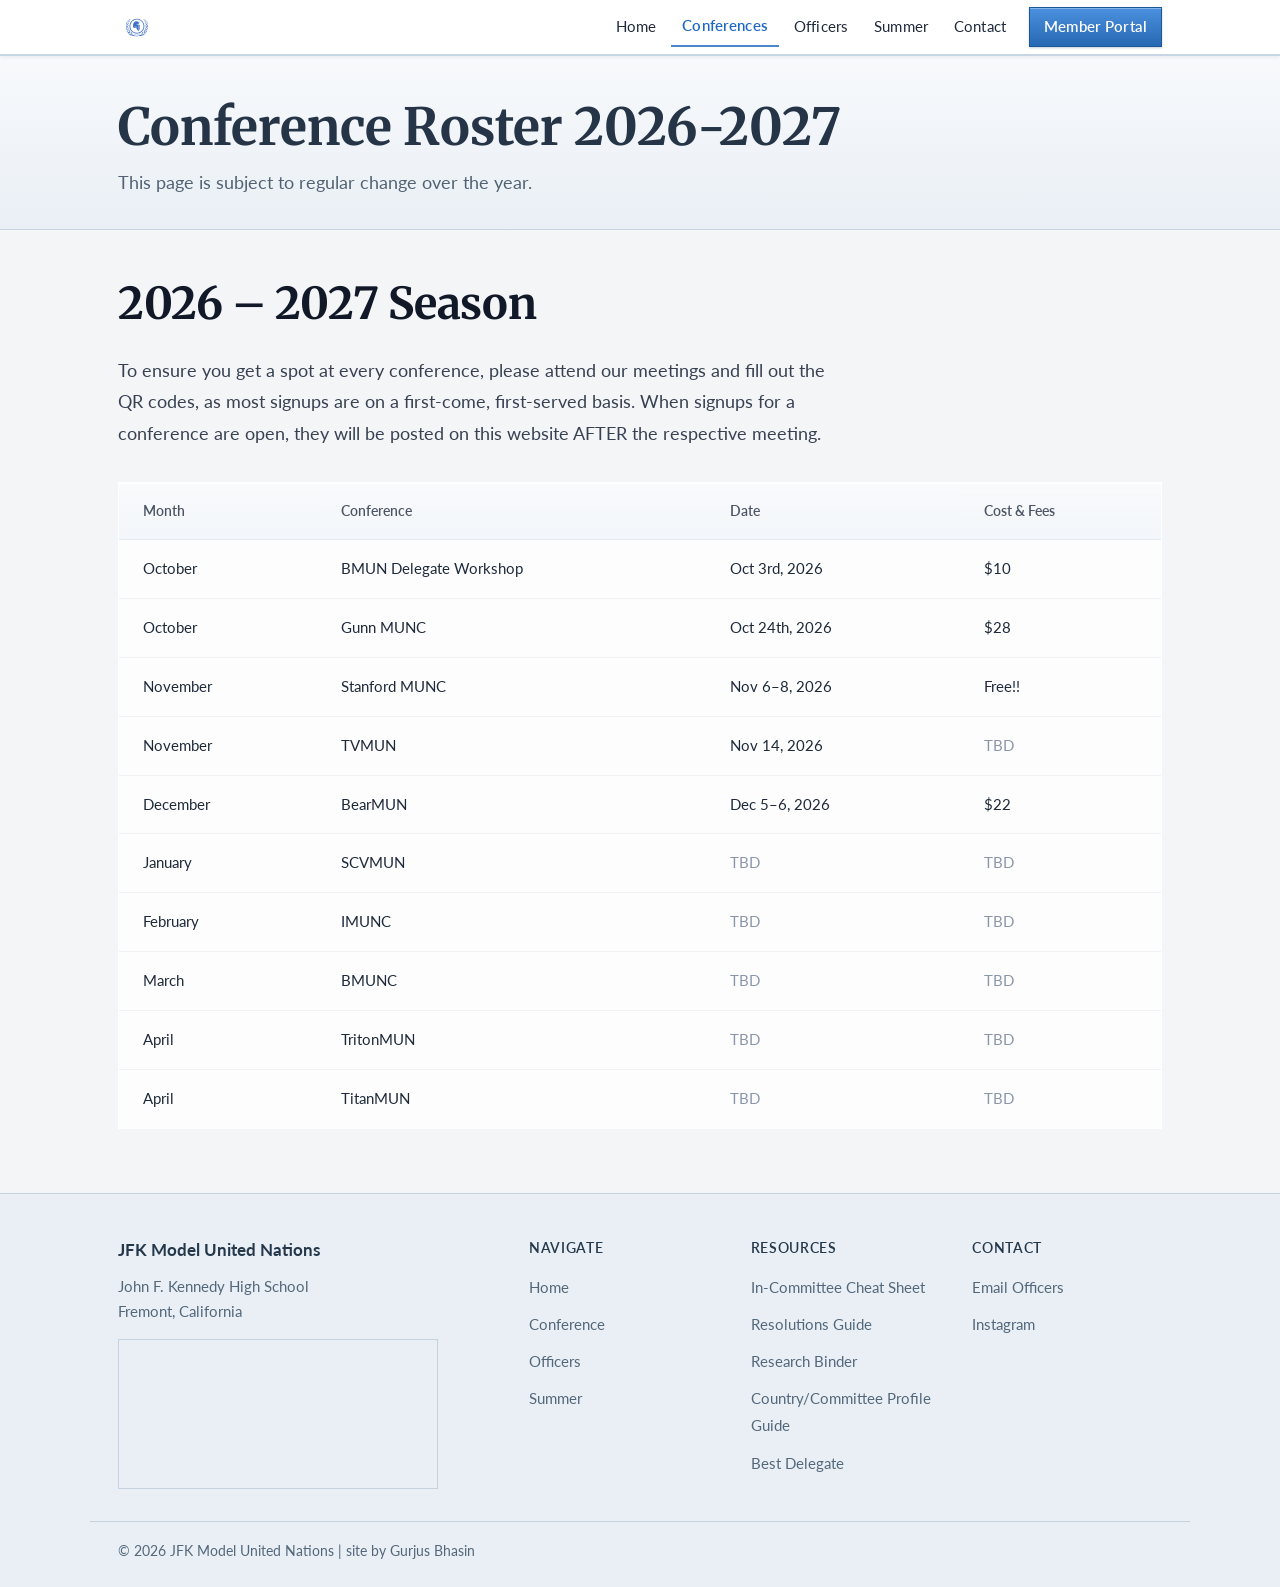
<file: conferences.html>
<!doctype html>
<html lang="en">
    <head>
        <meta charset="UTF-8" />
        <meta name="viewport" content="width=device-width, initial-scale=1.0" />
        <title>Conferences | JFK Model United Nations</title>
        <link rel="preconnect" href="https://fonts.googleapis.com" />
        <link rel="preconnect" href="https://fonts.gstatic.com" crossorigin />
        <link
            href="https://fonts.googleapis.com/css2?family=Lato:wght@400;700&family=Merriweather:wght@400;700&display=swap"
            rel="stylesheet"
        />
        <link rel="stylesheet" href="style.css?v=20261113" />
        <link rel="icon" type="image/svg+xml" href="logo.svg" />
    <link rel="stylesheet" href="theme.css?v=20261113-10"></head>
    <body>
        <nav id="navbar">
            <div class="nav-inner">
                <a href="index.html" class="nav-logo">
                    <img
                        src="logo.svg"
                        alt="JFK MUN Logo"
                        width="44"
                        height="44"
                    />
                </a>
                <button class="nav-toggle" aria-label="Toggle navigation">
                    <span></span>
                    <span></span>
                    <span></span>
                </button>
                <ul class="nav-links">
                    <li><a href="index.html">Home</a></li>
                    <li>
                        <a href="conferences.html" class="active">Conferences</a>
                    </li>
                    <li><a href="officers.html">Officers</a></li>
                    <li><a href="summer-program.html">Summer</a></li>
                    <li><a href="signup.html">Contact</a></li>
                <li><a href="portal.html" class="nav-cta">Member Portal</a></li>
                </ul>
            </div>
        </nav>

        <header class="page-header">
            <div class="page-header-inner reveal">
                <h1 class="page-header-title">Conference Roster 2026-2027</h1>
                <p class="page-header-desc">This page is subject to regular change over the year.</p>
            </div>
        </header>

        <section style="padding: 64px 0 96px;">
            <div class="section-wrap">
                <div class="reveal">
                    <h2 class="section-title">2026 – 2027 Season</h2>
                    <p class="section-body">
                        To ensure you get a spot at every conference, please attend our meetings and fill out the QR codes, as most signups are on a first-come, first-served basis. When signups for a conference are open, they will be posted on this website AFTER the respective meeting.
                    </p>
                    <div class="table-wrap">
                        <table>
                            <thead>
                                <tr>
                                    <th>Month</th>
                                    <th>Conference</th>
                                    <th>Date</th>
                                    <th>Cost & Fees</th>
                                </tr>
                            </thead>
                            <tbody>
                                <tr>
                                    <td>October</td>
                                    <td>BMUN Delegate Workshop</td>
                                    <td>Oct 3rd, 2026</td>
                                    <td>$10</td>
                                </tr>
                                <tr>
                                    <td>October</td>
                                    <td>Gunn MUNC</td>
                                    <td>Oct 24th, 2026</td>
                                    <td>$28</td>
                                </tr>
                                <tr>
                                    <td>November</td>
                                    <td>Stanford MUNC</td>
                                    <td>Nov 6–8, 2026</td>
                                    <td>Free!!</td>
                                </tr>
                                <tr>
                                    <td>November</td>
                                    <td>TVMUN</td>
                                    <td>Nov 14, 2026</td>
                                    <td><span class="muted">TBD</span></td>
                                </tr>
                                <tr>
                                    <td>December</td>
                                    <td>BearMUN</td>
                                    <td>Dec 5–6, 2026</td>
                                    <td>$22</td>
                                </tr>
                                <tr>
                                    <td>January</td>
                                    <td>SCVMUN</td>
                                    <td><span class="muted">TBD</span></td>
                                    <td><span class="muted">TBD</span></td>
                                </tr>
                                <tr>
                                    <td>February</td>
                                    <td>IMUNC</td>
                                    <td><span class="muted">TBD</span></td>
                                    <td><span class="muted">TBD</span></td>
                                </tr>
                                <tr>
                                    <td>March</td>
                                    <td>BMUNC</td>
                                    <td><span class="muted">TBD</span></td>
                                    <td><span class="muted">TBD</span></td>
                                </tr>
                                <tr>
                                    <td>April</td>
                                    <td>TritonMUN</td>
                                    <td><span class="muted">TBD</span></td>
                                    <td><span class="muted">TBD</span></td>
                                </tr>
                                <tr>
                                    <td>April</td>
                                    <td>TitanMUN</td>
                                    <td><span class="muted">TBD</span></td>
                                    <td><span class="muted">TBD</span></td>
                                </tr>
                            </tbody>
                        </table>
                    </div>
                </div>
            </div>
        </section>

        <footer>
            <div class="footer-inner">
                <div class="footer-brand">
                    <h3>JFK Model United Nations</h3>
                    <p>
                        John F. Kennedy High School<br />Fremont, California
                    </p>
                    <iframe
                        src="https://maps.google.com/maps?q=John+F.+Kennedy+High+School,+Fremont,+CA&t=&z=14&ie=UTF8&iwloc=&output=embed"
                        width="100%"
                        height="150"
                        style="border:0; border-radius: 8px; margin-top: 14px; max-width: 320px; display: block;"
                        allowfullscreen=""
                        loading="lazy"
                        referrerpolicy="no-referrer-when-downgrade"
                        aria-label="Google Maps - John F. Kennedy High School, Fremont CA">
                    </iframe>
                </div>
                <div class="footer-col">
                    <h4>Navigate</h4>
                    <ul>
                        <li><a href="index.html">Home</a></li>
                        <li><a href="conferences.html">Conference</a></li>
                        <li><a href="officers.html">Officers</a></li>
                        <li><a href="summer-program.html">Summer</a></li>
                    </ul>
                </div>
                <div class="footer-col">
                    <h4>Resources</h4>
                    <ul>
                        <li>
                            <a
                                href="https://docs.google.com/document/d/1bses4NBI2yMR1eRMyEQd-2YyDYK2SeRCMlwUZtWiS5o/edit?pli=1&tab=t.0"
                                target="_blank"
                                rel="noopener noreferrer"
                                >In-Committee Cheat Sheet</a
                            >
                        </li>
                        <li>
                            <a
                                href="https://docs.google.com/document/d/1miA4TXhRldZngDn9S3wFMS1_M6O4q5qV_gx5zdcV5ac/edit?tab=t.0"
                                target="_blank"
                                rel="noopener noreferrer"
                                >Resolutions Guide</a
                            >
                        </li>
                        <li>
                            <a
                                href="https://docs.google.com/document/d/1W7Ryn1s90gA_KjcH9oLd0kaT-Fuxnva-76MCW4fycZY/edit?usp=sharing"
                                target="_blank"
                                rel="noopener noreferrer"
                                >Research Binder</a
                            >
                        </li>
                        <li>
                            <a
                                href="https://docs.google.com/document/d/143aCyyWxnq0yFiglAtODAho2CiwbPOodHF-syo6MHKY/edit?usp=sharing"
                                target="_blank"
                                rel="noopener noreferrer"
                                >Country/Committee Profile Guide</a
                            >
                        </li>
                        <li>
                            <a
                                href="https://bestdelegate.com/resources/"
                                target="_blank"
                                rel="noopener noreferrer"
                                >Best Delegate</a
                            >
                        </li>
                    </ul>
                </div>
                <div class="footer-col">
                    <h4>Contact</h4>
                    <ul>
                        <li>
                            <a href="mailto:jfktitansmodelunitednations@gmail.com">Email Officers</a>
                        </li>
                        <li><a href="https://www.instagram.com/jfk.modelun/" target="_blank" rel="noopener noreferrer">Instagram</a></li>
                    </ul>
                </div>
            </div>
            <div class="footer-bottom">
                <span>&copy; 2026 JFK Model United Nations | site by Gurjus Bhasin</span>
            </div>
        </footer>

        <script>
            // Hamburger Menu
            const navToggle = document.querySelector(".nav-toggle");
            const navLinks = document.querySelector(".nav-links");

            navToggle.addEventListener("click", () => {
                navToggle.classList.toggle("open");
                navLinks.classList.toggle("active");
            });

            // Close menu when link is clicked
            document.querySelectorAll(".nav-links a").forEach((n) =>
                n.addEventListener("click", () => {
                    navToggle.classList.remove("open");
                    navLinks.classList.remove("active");
                }),
            );

            const reveals = document.querySelectorAll(".reveal");
            const io = new IntersectionObserver(
                (entries) => {
                    entries.forEach((e) => {
                        if (e.isIntersecting) {
                            e.target.classList.add("visible");
                            io.unobserve(e.target);
                        }
                    });
                },
                { threshold: 0.1 },
            );
            reveals.forEach((el) => io.observe(el));
            window.addEventListener("load", () => {
                setTimeout(() => {
                    reveals.forEach((el) => {
                        const rect = el.getBoundingClientRect();
                        if (rect.top < window.innerHeight)
                            el.classList.add("visible");
                    });
                }, 100);
            });
        </script>
    </body>
</html>
</file>
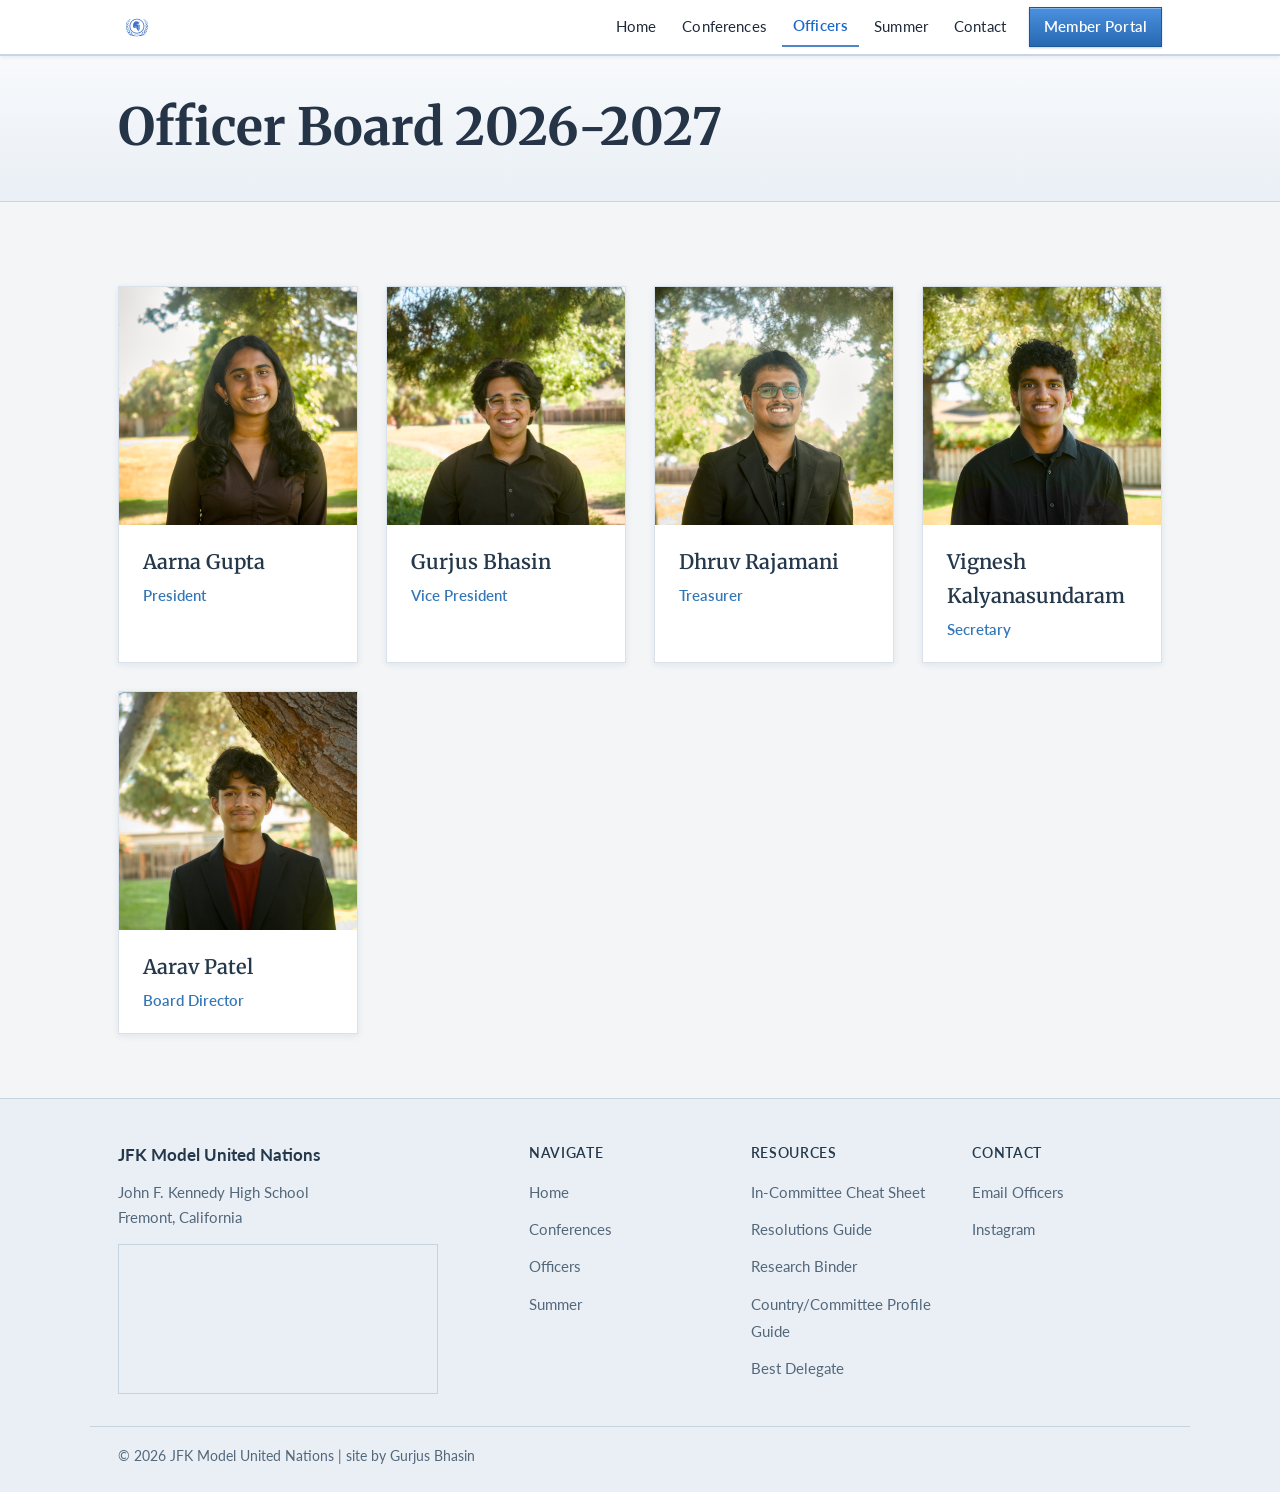
<file: officers.html>
<!doctype html>
<html lang="en">
    <head>
        <meta charset="UTF-8" />
        <meta name="viewport" content="width=device-width, initial-scale=1.0" />
        <title>Officers | JFK Model United Nations</title>
        <link rel="preconnect" href="https://fonts.googleapis.com" />
        <link rel="preconnect" href="https://fonts.gstatic.com" crossorigin />
        <link
            href="https://fonts.googleapis.com/css2?family=Lato:wght@400;700&family=Merriweather:wght@400;700&display=swap"
            rel="stylesheet"
        />
        <link rel="stylesheet" href="style.css?v=20261113" />
        <link rel="icon" type="image/svg+xml" href="logo.svg" />
    <link rel="stylesheet" href="theme.css?v=20261113-10"></head>
    <body>
        <nav id="navbar">
            <div class="nav-inner">
                <a href="index.html" class="nav-logo">
                    <img
                        src="logo.svg"
                        alt="JFK MUN Logo"
                        width="44"
                        height="44"
                    />
                </a>
                <button class="nav-toggle" aria-label="Toggle navigation">
                    <span></span>
                    <span></span>
                    <span></span>
                </button>
                <ul class="nav-links">
                    <li><a href="index.html">Home</a></li>
                    <li><a href="conferences.html">Conferences</a></li>
                    <li><a href="officers.html" class="active">Officers</a></li>
                    <li><a href="summer-program.html">Summer</a></li>
                    <li><a href="signup.html">Contact</a></li>
                <li><a href="portal.html" class="nav-cta">Member Portal</a></li>
                </ul>
            </div>
        </nav>

        <header class="page-header">
            <div class="page-header-inner reveal">
                <h1 class="page-header-title">Officer Board 2026-2027</h1>
            </div>
        </header>

        <section style="padding: 64px 0 96px;">
            <div class="section-wrap">

                <div class="card-grid">
                    <!-- President -->
                    <div class="card reveal">
                        <div class="officer-photo">
                            <img src="assets/aarna.jpg" alt="Aarna Gupta - President" loading="lazy" />
                        </div>
                        <div class="officer-info">
                            <h3 class="officer-name">Aarna Gupta</h3>
                            <p class="officer-role">President</p>
                        </div>
                    </div>

                    <!-- Vice President -->
                    <div class="card reveal">
                        <div class="officer-photo">
                            <img src="assets/gurjus.jpg" alt="Gurjus Bhasin - Vice President" loading="lazy" />
                        </div>
                        <div class="officer-info">
                            <h3 class="officer-name">Gurjus Bhasin</h3>
                            <p class="officer-role">Vice President</p>
                        </div>
                    </div>

                    <!-- Treasurer -->
                    <div class="card reveal">
                        <div class="officer-photo">
                            <img src="assets/dhruv.jpg" alt="Dhruv Rajamani - Treasurer" loading="lazy" />
                        </div>
                        <div class="officer-info">
                            <h3 class="officer-name">Dhruv Rajamani</h3>
                            <p class="officer-role">Treasurer</p>
                        </div>
                    </div>

                    <!-- Secretary -->
                    <div class="card reveal">
                        <div class="officer-photo">
                            <img src="assets/vignesh.jpg" alt="Vignesh Kalyanasundaram - Secretary" loading="lazy" />
                        </div>
                        <div class="officer-info">
                            <h3 class="officer-name">Vignesh Kalyanasundaram</h3>
                            <p class="officer-role">Secretary</p>
                        </div>
                    </div>

                    <!-- Board Director -->
                    <div class="card reveal">
                        <div class="officer-photo">
                            <img src="assets/aarav.jpg" alt="Aarav Patel - Board Director" loading="lazy" />
                        </div>
                        <div class="officer-info">
                            <h3 class="officer-name">Aarav Patel</h3>
                            <p class="officer-role">Board Director</p>
                        </div>
                    </div>


                </div>
            </div>
        </section>

        <footer>
            <div class="footer-inner">
                <div class="footer-brand">
                    <h3>JFK Model United Nations</h3>
                    <p>
                        John F. Kennedy High School<br />Fremont, California
                    </p>
                    <iframe
                        src="https://maps.google.com/maps?q=John+F.+Kennedy+High+School,+Fremont,+CA&t=&z=14&ie=UTF8&iwloc=&output=embed"
                        width="100%"
                        height="150"
                        style="border:0; border-radius: 8px; margin-top: 14px; max-width: 320px; display: block;"
                        allowfullscreen=""
                        loading="lazy"
                        referrerpolicy="no-referrer-when-downgrade"
                        aria-label="Google Maps - John F. Kennedy High School, Fremont CA">
                    </iframe>
                </div>
                <div class="footer-col">
                    <h4>Navigate</h4>
                    <ul>
                        <li><a href="index.html">Home</a></li>
                        <li><a href="conferences.html">Conferences</a></li>
                        <li><a href="officers.html">Officers</a></li>
                        <li><a href="summer-program.html">Summer</a></li>
                    </ul>
                </div>
                <div class="footer-col">
                    <h4>Resources</h4>
                    <ul>
                        <li>
                            <a
                                href="https://docs.google.com/document/d/1bses4NBI2yMR1eRMyEQd-2YyDYK2SeRCMlwUZtWiS5o/edit?pli=1&tab=t.0"
                                target="_blank"
                                rel="noopener noreferrer"
                                >In-Committee Cheat Sheet</a
                            >
                        </li>
                        <li>
                            <a
                                href="https://docs.google.com/document/d/1miA4TXhRldZngDn9S3wFMS1_M6O4q5qV_gx5zdcV5ac/edit?tab=t.0"
                                target="_blank"
                                rel="noopener noreferrer"
                                >Resolutions Guide</a
                            >
                        </li>
                        <li>
                            <a
                                href="https://docs.google.com/document/d/1W7Ryn1s90gA_KjcH9oLd0kaT-Fuxnva-76MCW4fycZY/edit?usp=sharing"
                                target="_blank"
                                rel="noopener noreferrer"
                                >Research Binder</a
                            >
                        </li>
                        <li>
                            <a
                                href="https://docs.google.com/document/d/143aCyyWxnq0yFiglAtODAho2CiwbPOodHF-syo6MHKY/edit?usp=sharing"
                                target="_blank"
                                rel="noopener noreferrer"
                                >Country/Committee Profile Guide</a
                            >
                        </li>
                        <li>
                            <a
                                href="https://bestdelegate.com/resources/"
                                target="_blank"
                                rel="noopener noreferrer"
                                >Best Delegate</a
                            >
                        </li>
                    </ul>
                </div>
                <div class="footer-col">
                    <h4>Contact</h4>
                    <ul>
                        <li>
                            <a href="mailto:jfktitansmodelunitednations@gmail.com">Email Officers</a>
                        </li>
                        <li><a href="https://www.instagram.com/jfk.modelun/" target="_blank" rel="noopener noreferrer">Instagram</a></li>
                    </ul>
                </div>
            </div>
            <div class="footer-bottom">
                <span>&copy; 2026 JFK Model United Nations | site by Gurjus Bhasin</span>
            </div>
        </footer>

        <script>
            // Hamburger Menu
            const navToggle = document.querySelector(".nav-toggle");
            const navLinks = document.querySelector(".nav-links");

            navToggle.addEventListener("click", () => {
                navToggle.classList.toggle("open");
                navLinks.classList.toggle("active");
            });

            // Close menu when link is clicked
            document.querySelectorAll(".nav-links a").forEach((n) =>
                n.addEventListener("click", () => {
                    navToggle.classList.remove("open");
                    navLinks.classList.remove("active");
                }),
            );

            const reveals = document.querySelectorAll(".reveal");
            const io = new IntersectionObserver(
                (entries) => {
                    entries.forEach((e) => {
                        if (e.isIntersecting) {
                            e.target.classList.add("visible");
                            io.unobserve(e.target);
                        }
                    });
                },
                { threshold: 0.1 },
            );
            reveals.forEach((el) => io.observe(el));
            window.addEventListener("load", () => {
                setTimeout(() => {
                    reveals.forEach((el) => {
                        const rect = el.getBoundingClientRect();
                        if (rect.top < window.innerHeight)
                            el.classList.add("visible");
                    });
                }, 100);
            });
        </script>
    </body>
</html>
</file>
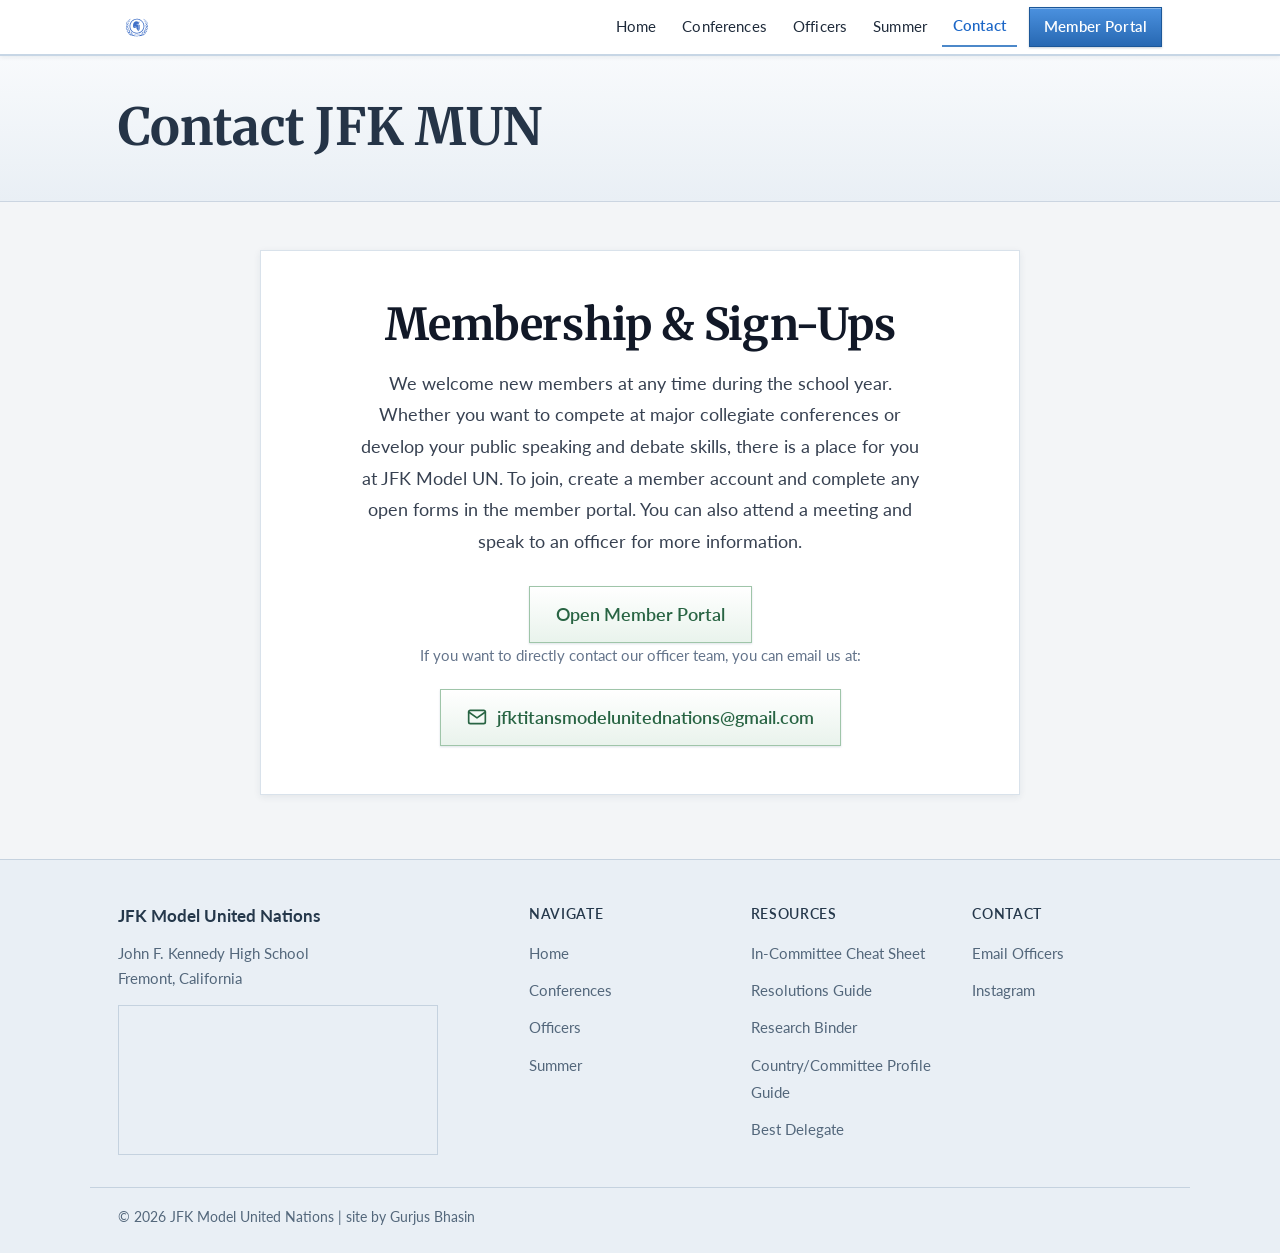
<file: signup.html>
<!doctype html>
<html lang="en">
    <head>
        <meta charset="UTF-8" />
        <meta name="viewport" content="width=device-width, initial-scale=1.0" />
        <title>Contact | JFK Model United Nations</title>
        <link rel="preconnect" href="https://fonts.googleapis.com" />
        <link rel="preconnect" href="https://fonts.gstatic.com" crossorigin />
        <link
            href="https://fonts.googleapis.com/css2?family=Lato:wght@400;700&family=Merriweather:wght@400;700&display=swap"
            rel="stylesheet"
        />
        <link rel="stylesheet" href="style.css?v=20261113" />
        <link rel="icon" type="image/svg+xml" href="logo.svg" />
    <link rel="stylesheet" href="theme.css?v=20261113-10"></head>
    <body>
        <nav id="navbar">
            <div class="nav-inner">
                <a href="index.html" class="nav-logo">
                    <img
                        src="logo.svg"
                        alt="JFK MUN Logo"
                        width="44"
                        height="44"
                    />
                </a>
                <button class="nav-toggle" aria-label="Toggle navigation">
                    <span></span>
                    <span></span>
                    <span></span>
                </button>
                <ul class="nav-links">
                    <li><a href="index.html">Home</a></li>
                    <li><a href="conferences.html">Conferences</a></li>
                    <li><a href="officers.html">Officers</a></li>
                    <li><a href="summer-program.html">Summer</a></li>
                    <li><a href="signup.html" class="active">Contact</a></li>
                <li><a href="portal.html" class="nav-cta">Member Portal</a></li>
                </ul>
            </div>
        </nav>

        <header class="page-header">
            <div class="page-header-inner reveal">
                <h1 class="page-header-title">Contact JFK MUN</h1>
            </div>
        </header>

        <section style="padding: 72px 0 100px;">
            <div class="section-wrap">
                <div class="signup-box reveal">
                    <h2 class="section-title" style="margin-bottom: 16px;">Membership & Sign-Ups</h2>
                    <p class="section-body" style="margin: 0 auto 28px; max-width: 560px;">
                        We welcome new members at any time during the school year. Whether you want to compete at major collegiate conferences or develop your public speaking and debate skills, there is a place for you at JFK Model UN. To join, create a member account and complete any open forms in the member portal. You can also attend a meeting and speak to an officer for more information.
                    </p>
                    <p><a href="portal.html" class="email-pill">Open Member Portal</a></p>
                    <p style="font-size: 0.95rem; color: #64748b; margin-bottom: 20px;">
                        If you want to directly contact our officer team, you can email us at:
                    </p>
                    <a href="mailto:jfktitansmodelunitednations@gmail.com" class="email-pill">
                        <svg width="20" height="20" viewBox="0 0 24 24" fill="none" stroke="currentColor" stroke-width="2" stroke-linecap="round" stroke-linejoin="round"><path d="M4 4h16c1.1 0 2 .9 2 2v12c0 1.1-.9 2-2 2H4c-1.1 0-2-.9-2-2V6c0-1.1.9-2 2-2z"/><polyline points="22,6 12,13 2,6"/></svg>
                        jfktitansmodelunitednations@gmail.com
                    </a>
                </div>
            </div>
        </section>

        <footer>
            <div class="footer-inner">
                <div class="footer-brand">
                    <h3>JFK Model United Nations</h3>
                    <p>
                        John F. Kennedy High School<br />Fremont, California
                    </p>
                    <iframe
                        src="https://maps.google.com/maps?q=John+F.+Kennedy+High+School,+Fremont,+CA&t=&z=14&ie=UTF8&iwloc=&output=embed"
                        width="100%"
                        height="150"
                        style="border:0; border-radius: 8px; margin-top: 14px; max-width: 320px; display: block;"
                        allowfullscreen=""
                        loading="lazy"
                        referrerpolicy="no-referrer-when-downgrade"
                        aria-label="Google Maps - John F. Kennedy High School, Fremont CA">
                    </iframe>
                </div>
                <div class="footer-col">
                    <h4>Navigate</h4>
                    <ul>
                        <li><a href="index.html">Home</a></li>
                        <li><a href="conferences.html">Conferences</a></li>
                        <li><a href="officers.html">Officers</a></li>
                        <li><a href="summer-program.html">Summer</a></li>
                    </ul>
                </div>
                <div class="footer-col">
                    <h4>Resources</h4>
                    <ul>
                        <li>
                            <a
                                href="https://docs.google.com/document/d/1bses4NBI2yMR1eRMyEQd-2YyDYK2SeRCMlwUZtWiS5o/edit?pli=1&tab=t.0"
                                target="_blank"
                                rel="noopener noreferrer"
                                >In-Committee Cheat Sheet</a
                            >
                        </li>
                        <li>
                            <a
                                href="https://docs.google.com/document/d/1miA4TXhRldZngDn9S3wFMS1_M6O4q5qV_gx5zdcV5ac/edit?tab=t.0"
                                target="_blank"
                                rel="noopener noreferrer"
                                >Resolutions Guide</a
                            >
                        </li>
                        <li>
                            <a
                                href="https://docs.google.com/document/d/1W7Ryn1s90gA_KjcH9oLd0kaT-Fuxnva-76MCW4fycZY/edit?usp=sharing"
                                target="_blank"
                                rel="noopener noreferrer"
                                >Research Binder</a
                            >
                        </li>
                        <li>
                            <a
                                href="https://docs.google.com/document/d/143aCyyWxnq0yFiglAtODAho2CiwbPOodHF-syo6MHKY/edit?usp=sharing"
                                target="_blank"
                                rel="noopener noreferrer"
                                >Country/Committee Profile Guide</a
                            >
                        </li>
                        <li>
                            <a
                                href="https://bestdelegate.com/resources/"
                                target="_blank"
                                rel="noopener noreferrer"
                                >Best Delegate</a
                            >
                        </li>
                    </ul>
                </div>
                <div class="footer-col">
                    <h4>Contact</h4>
                    <ul>
                        <li>
                            <a href="mailto:jfktitansmodelunitednations@gmail.com">Email Officers</a>
                        </li>
                        <li><a href="https://www.instagram.com/jfk.modelun/" target="_blank" rel="noopener noreferrer">Instagram</a></li>
                    </ul>
                </div>
            </div>
            <div class="footer-bottom">
                <span>&copy; 2026 JFK Model United Nations | site by Gurjus Bhasin</span>
            </div>
        </footer>

        <script>
            // Hamburger Menu
            const navToggle = document.querySelector(".nav-toggle");
            const navLinks = document.querySelector(".nav-links");

            navToggle.addEventListener("click", () => {
                navToggle.classList.toggle("open");
                navLinks.classList.toggle("active");
            });

            // Close menu when link is clicked
            document.querySelectorAll(".nav-links a").forEach((n) =>
                n.addEventListener("click", () => {
                    navToggle.classList.remove("open");
                    navLinks.classList.remove("active");
                }),
            );

            const reveals = document.querySelectorAll(".reveal");
            const io = new IntersectionObserver(
                (entries) => {
                    entries.forEach((e) => {
                        if (e.isIntersecting) {
                            e.target.classList.add("visible");
                            io.unobserve(e.target);
                        }
                    });
                },
                { threshold: 0.1 },
            );
            reveals.forEach((el) => io.observe(el));
            window.addEventListener("load", () => {
                setTimeout(() => {
                    reveals.forEach((el) => {
                        const rect = el.getBoundingClientRect();
                        if (rect.top < window.innerHeight)
                            el.classList.add("visible");
                    });
                }, 100);
            });
        </script>
    </body>
</html>
</file>
<file: style.css>
:root {
    --blue-dark: #1c67c7;
    --blue-mid: #2a6fca;
    --blue-light: #3f7ed5;
    --blue-soft: #f0f7ff;
    --white: #ffffff;
    --off-white: #f7f8fa;
    --light-gray: #eaedf2;
    --mid-gray: #8a96a8;
    --dark: #111827;
    --text: #1e2a3a;
    --text-muted: #64748b;
    --serif-display: "Playfair Display", Georgia, serif;
    --serif-body: "Source Serif 4", Georgia, serif;
}

*,
*::before,
*::after {
    box-sizing: border-box;
    margin: 0;
    padding: 0;
}

html {
    scroll-behavior: smooth;
}

::selection {
    background: #dbeafe;
    color: var(--blue-dark);
}

:focus-visible {
    outline: 2px solid var(--blue-mid);
    outline-offset: 2px;
}

body {
    font-family: var(--serif-body);
    color: var(--text);
    background-color: #f3f5f7;
    font-size: 16px;
    line-height: 1.7;
    -webkit-font-smoothing: antialiased;
    -moz-osx-font-smoothing: grayscale;
}

/* ── NAV ── */
nav {
    position: fixed;
    top: 0;
    left: 0;
    right: 0;
    z-index: 100;
    background: #ffffff;
    border-bottom: 2px solid #c7d6e5;
    box-shadow: 0 2px 4px rgba(17, 36, 55, 0.06);
    height: 68px;
    display: flex;
    align-items: center;
    transition: background 0.3s ease, border-color 0.3s ease, box-shadow 0.3s ease;
}
.nav-inner {
    max-width: 1180px;
    margin: 0 auto;
    width: 100%;
    padding: 0 28px;
    display: flex;
    align-items: center;
    justify-content: space-between;
}
.nav-logo {
    display: flex;
    align-items: center;
    gap: 12px;
    text-decoration: none;
    z-index: 102;
    transition: opacity 0.2s ease;
}
.nav-logo:hover {
    opacity: 0.9;
}
.nav-logo img {
    width: 44px;
    height: 44px;
    display: block;
}

/* Hamburger Icon */
.nav-toggle {
    display: none;
    background: none;
    border: none;
    cursor: pointer;
    padding: 10px;
    z-index: 102;
    border-radius: 8px;
}
.nav-toggle span {
    display: block;
    width: 22px;
    height: 2px;
    background: var(--dark);
    margin: 5px 0;
    transition: transform 0.3s ease, opacity 0.3s ease;
    border-radius: 2px;
}

.nav-links {
    display: flex;
    align-items: center;
    gap: 4px;
    list-style: none;
}
.nav-links a {
    display: block;
    padding: 8px 14px;
    font-family: var(--serif-body);
    font-size: 0.925rem;
    font-weight: 400;
    color: var(--text);
    text-decoration: none;
    border-radius: 8px;
    letter-spacing: 0.01em;
    transition: color 0.15s ease, background 0.15s ease;
    white-space: nowrap;
}
.nav-links a:hover {
    color: var(--blue-dark);
    background: rgba(17, 24, 39, 0.04);
}
.nav-links a.active {
    color: var(--blue-dark);
    font-weight: 600;
}
.nav-cta {
    background: #20578e !important;
    color: var(--white) !important;
    padding: 8px 17px !important;
    border-radius: 3px !important;
    margin-left: 8px;
    font-weight: 600 !important;
    border: 1px solid #164577 !important;
}
.nav-cta:hover { background: #2d6da8 !important; color: #fff !important; }
.nav-cta:active { background: #174775 !important; }

/* ── PAGE HEADER (Light & Informational for subpages) ── */
.page-header {
    margin-top: 68px;
    padding: 64px 0 44px;
    background: #edf2f6;
    border-bottom: 1px solid #cad6e2;
}
.page-header-inner {
    max-width: 1180px;
    margin: 0 auto;
    padding: 0 28px;
}
.page-header-title {
    font-family: var(--serif-display);
    font-size: clamp(2.2rem, 4vw, 3.2rem);
    font-weight: 700;
    color: var(--dark);
    line-height: 1.15;
    margin-bottom: 12px;
}
.page-header-desc {
    font-family: var(--serif-body);
    font-size: 1.1rem;
    color: #4b5563;
    max-width: 640px;
    line-height: 1.6;
}

/* ── HERO (Home Page) ── */
.hero {
    margin-top: 68px;
    position: relative;
    height: 60vh;
    min-height: 420px;
    overflow: hidden;
    background: var(--dark);
    display: flex;
    align-items: center;
    justify-content: center;
    text-align: center;
    padding: 60px 0;
}
.hero-bg {
    position: absolute;
    inset: -20px;
    background-size: cover;
    background-position: center 30%;
    filter: blur(8px) brightness(0.6);
    z-index: 1;
}
.hero-content {
    position: relative;
    z-index: 2;
    max-width: 900px;
    padding: 0 32px;
}
.hero-title {
    font-family: var(--serif-display);
    font-size: clamp(2.5rem, 6vw, 4.2rem);
    font-weight: 700;
    color: var(--white);
    line-height: 1.15;
    margin-bottom: 16px;
    letter-spacing: -0.01em;
    text-shadow: 0 2px 10px rgba(0, 0, 0, 0.4);
}
.hero-sub {
    font-family: var(--serif-body);
    font-size: 1.15rem;
    font-weight: 300;
    color: rgba(255, 255, 255, 0.9);
    max-width: 620px;
    margin: 0 auto;
    line-height: 1.6;
    text-shadow: 0 1px 6px rgba(0, 0, 0, 0.4);
}

/* ── BUTTONS ── */
.btn {
    display: inline-flex;
    align-items: center;
    justify-content: center;
    gap: 8px;
    padding: 12px 24px;
    font-family: var(--serif-body);
    font-size: 0.925rem;
    font-weight: 600;
    text-decoration: none;
    border-radius: 8px;
    transition: transform 0.15s ease, background 0.2s ease, box-shadow 0.2s ease, border-color 0.2s ease;
    cursor: pointer;
    border: 1px solid transparent;
}
.btn-primary {
    background: linear-gradient(180deg, #2a73da 0%, #175bb8 100%);
    color: var(--white);
    border: 1px solid rgba(15, 60, 125, 0.25);
    box-shadow: inset 0 1px 0 rgba(255, 255, 255, 0.35), inset 0 -1px 0 rgba(0, 0, 0, 0.15), 0 2px 4px rgba(17, 24, 39, 0.08), 0 6px 16px rgba(28, 103, 199, 0.22);
}
.btn-primary:hover {
    background: linear-gradient(180deg, #3785ea 0%, #1d69cc 100%);
    transform: translateY(-1px);
    box-shadow: inset 0 1px 0 rgba(255, 255, 255, 0.45), inset 0 -1px 0 rgba(0, 0, 0, 0.15), 0 4px 10px rgba(17, 24, 39, 0.12), 0 10px 24px rgba(28, 103, 199, 0.32);
}
.btn-primary:active {
    transform: translateY(1px);
    box-shadow: inset 0 2px 4px rgba(0, 0, 0, 0.25), 0 1px 2px rgba(0, 0, 0, 0.1);
}
.btn-outline {
    background: rgba(255, 255, 255, 0.8);
    backdrop-filter: blur(12px);
    -webkit-backdrop-filter: blur(12px);
    border: 1px solid rgba(255, 255, 255, 0.95);
    color: var(--text);
    box-shadow: inset 0 1px 0 rgba(255, 255, 255, 1), 0 1px 3px rgba(17, 24, 39, 0.04), 0 4px 12px rgba(17, 24, 39, 0.02);
}
.btn-outline:hover {
    border-color: rgba(42, 111, 202, 0.35);
    background: rgba(255, 255, 255, 0.95);
    transform: translateY(-1px);
    box-shadow: inset 0 1px 0 rgba(255, 255, 255, 1), 0 4px 12px rgba(17, 24, 39, 0.06);
}
.btn-outline:active {
    transform: translateY(1px);
    box-shadow: inset 0 1px 3px rgba(0, 0, 0, 0.1);
}

/* ── SECTIONS ── */
section {
    padding: 92px 0;
}
.section-wrap {
    max-width: 1180px;
    margin: 0 auto;
    padding: 0 28px;
}
.section-title {
    font-family: var(--serif-display);
    font-size: clamp(2rem, 3.8vw, 2.75rem);
    font-weight: 700;
    color: var(--dark);
    line-height: 1.2;
    margin-bottom: 24px;
    letter-spacing: -0.01em;
}
.section-body {
    font-size: 1.1rem;
    color: #374151;
    max-width: 720px;
    line-height: 1.8;
}

/* ── GRIDS ── */
.grid-2 {
    display: grid;
    grid-template-columns: 1fr 1fr;
    gap: 60px;
    align-items: start;
}

/* ── TABLES (Clean, modern, light) ── */
.table-wrap {
    overflow-x: auto;
    margin-top: 32px;
}
table {
    width: 100%;
    border-collapse: separate;
    border-spacing: 0;
    font-size: 0.95rem;
    background: rgba(255, 255, 255, 0.78);
    backdrop-filter: blur(16px);
    -webkit-backdrop-filter: blur(16px);
    border: 1px solid rgba(255, 255, 255, 0.9);
    border-radius: 14px;
    overflow: hidden;
    box-shadow: inset 0 1px 0 rgba(255, 255, 255, 1), 0 2px 6px rgba(17, 24, 39, 0.02), 0 12px 32px -4px rgba(17, 24, 39, 0.05);
}
thead {
    background: linear-gradient(180deg, rgba(248, 250, 252, 0.95) 0%, rgba(241, 245, 249, 0.85) 100%);
    box-shadow: inset 0 1px 0 rgba(255, 255, 255, 1);
}
thead th {
    padding: 16px 24px;
    text-align: left;
    font-family: var(--serif-body);
    font-weight: 600;
    font-size: 0.9rem;
    color: #4b5563;
    letter-spacing: 0;
    border-bottom: 1px solid rgba(226, 232, 240, 0.85);
}
tbody tr {
    transition: background 0.15s ease;
}
tbody tr:hover {
    background: rgba(241, 245, 249, 0.65);
}
tbody td {
    padding: 16px 24px;
    color: var(--text);
    font-family: var(--serif-body);
    font-size: 0.95rem;
    vertical-align: middle;
    border-bottom: 1px solid rgba(234, 237, 242, 0.75);
}
tbody tr:last-child td {
    border-bottom: none;
}
tbody td ul {
    list-style-type: disc;
    padding-left: 20px;
    margin: 8px 0;
}
tbody td li {
    margin-bottom: 4px;
}

/* ── BADGES & MUTED ── */
.badge {
    display: inline-flex;
    align-items: center;
    padding: 3px 11px;
    font-family: var(--serif-body);
    font-size: 0.8rem;
    font-weight: 600;
    border-radius: 9999px;
    letter-spacing: 0;
    backdrop-filter: blur(8px);
    -webkit-backdrop-filter: blur(8px);
    box-shadow: inset 0 1px 0 rgba(255, 255, 255, 0.7), 0 1px 2px rgba(17, 24, 39, 0.04);
}
.badge-free {
    background: linear-gradient(180deg, rgba(236, 253, 245, 0.95) 0%, rgba(209, 250, 229, 0.8) 100%);
    color: #047857;
    border: 1px solid rgba(167, 243, 208, 0.95);
}
.badge-maybe {
    background: linear-gradient(180deg, rgba(255, 251, 235, 0.95) 0%, rgba(254, 243, 199, 0.8) 100%);
    color: #b45309;
    border: 1px solid rgba(253, 230, 138, 0.95);
}
.muted {
    color: var(--mid-gray);
}

/* ── GALLERY (Fancyapps Carousel & Fancybox 5) ── */
.gallery-section-header {
    margin-bottom: 32px;
}
.gallery-carousel-wrap {
    width: 100%;
    max-width: 960px;
    margin: 0 auto;
}
.f-carousel {
    --f-carousel-theme-color: var(--blue-dark);
    --f-button-width: 48px;
    --f-button-height: 48px;
    --f-button-border-radius: 50%;
    --f-button-color: #111827;
    --f-button-bg: rgba(255, 255, 255, 0.9);
    --f-button-hover-bg: #ffffff;
    width: 100%;
    border: none;
    background: transparent;
}
.f-carousel .f-button {
    backdrop-filter: blur(16px);
    -webkit-backdrop-filter: blur(16px);
    background: linear-gradient(180deg, rgba(255, 255, 255, 0.95) 0%, rgba(245, 247, 250, 0.85) 100%);
    border: 1px solid rgba(255, 255, 255, 0.95);
    box-shadow: inset 0 1px 0 rgba(255, 255, 255, 1), 0 2px 6px rgba(17, 24, 39, 0.08), 0 8px 20px rgba(17, 24, 39, 0.12);
    transition: transform 0.2s cubic-bezier(0.16, 1, 0.3, 1), box-shadow 0.2s ease, background 0.2s ease;
}
.f-carousel .f-button:hover {
    transform: scale(1.08);
    background: linear-gradient(180deg, #ffffff 0%, rgba(248, 250, 252, 0.95) 100%);
    box-shadow: inset 0 1px 0 rgba(255, 255, 255, 1), 0 4px 10px rgba(17, 24, 39, 0.1), 0 12px 28px rgba(17, 24, 39, 0.18);
}
.f-carousel__slide {
    display: flex;
    align-items: center;
    justify-content: center;
    width: 100%;
    padding: 0;
}
.f-carousel__slide a {
    display: block;
    width: 100%;
    height: 100%;
    position: relative;
    overflow: hidden;
    cursor: zoom-in;
    border-radius: 16px;
    border: 1px solid rgba(255, 255, 255, 0.9);
    box-shadow: inset 0 1px 0 rgba(255, 255, 255, 0.8), 0 8px 30px rgba(17, 24, 39, 0.06);
    background: #111827;
}
.f-carousel__slide img {
    width: 100%;
    height: auto;
    display: block;
    object-fit: cover;
    aspect-ratio: 16/10;
    transition: transform 0.5s cubic-bezier(0.16, 1, 0.3, 1);
}
.f-carousel__slide:hover img {
    transform: scale(1.025);
}
.gallery-enlarge-hint {
    position: absolute;
    top: 18px;
    right: 18px;
    z-index: 5;
    display: inline-flex;
    align-items: center;
    gap: 6px;
    padding: 6px 14px;
    border-radius: 9999px;
    background: rgba(17, 24, 39, 0.65);
    backdrop-filter: blur(12px);
    -webkit-backdrop-filter: blur(12px);
    border: 1px solid rgba(255, 255, 255, 0.25);
    color: #ffffff;
    font-family: var(--serif-body);
    font-size: 0.85rem;
    font-weight: 500;
    pointer-events: none;
    box-shadow: inset 0 1px 0 rgba(255, 255, 255, 0.3), 0 4px 12px rgba(0, 0, 0, 0.25);
    transition: background 0.2s ease, border-color 0.2s ease;
}
.f-carousel__slide:hover .gallery-enlarge-hint {
    background: rgba(17, 24, 39, 0.85);
    border-color: rgba(255, 255, 255, 0.4);
}

/* Fancybox Backdrop Blur & Styling */
.fancybox__backdrop {
    backdrop-filter: blur(24px) saturate(160%);
    -webkit-backdrop-filter: blur(24px);
    background: rgba(17, 24, 39, 0.88) !important;
}

/* ── CARDS & OFFICERS ── */
.card-grid {
    display: grid;
    grid-template-columns: repeat(auto-fill, minmax(230px, 1fr));
    gap: 28px;
    margin-top: 36px;
}
.card {
    background: rgba(255, 255, 255, 0.78);
    backdrop-filter: blur(16px);
    -webkit-backdrop-filter: blur(16px);
    border: 1px solid rgba(255, 255, 255, 0.9);
    border-radius: 14px;
    overflow: hidden;
    box-shadow: inset 0 1px 0 rgba(255, 255, 255, 1), 0 1px 3px rgba(17, 24, 39, 0.03), 0 8px 24px -4px rgba(17, 24, 39, 0.05);
    transition: transform 0.25s cubic-bezier(0.16, 1, 0.3, 1), box-shadow 0.25s cubic-bezier(0.16, 1, 0.3, 1), background 0.25s ease, border-color 0.25s ease;
    max-width: 240px;
}
.card:hover {
    background: rgba(255, 255, 255, 0.92);
    border-color: rgba(255, 255, 255, 1);
    box-shadow: inset 0 1px 0 rgba(255, 255, 255, 1), 0 4px 12px rgba(17, 24, 39, 0.04), 0 18px 36px -6px rgba(17, 24, 39, 0.1);
    transform: translateY(-4px);
}
.officer-photo {
    width: 100%;
    aspect-ratio: 1/1;
    background: #f1f5f9;
    display: flex;
    align-items: center;
    justify-content: center;
    position: relative;
    overflow: hidden;
    box-shadow: inset 0 -1px 0 rgba(0, 0, 0, 0.05);
}
.officer-photo img {
    width: 100%;
    height: 100%;
    object-fit: cover;
    transition: transform 0.4s cubic-bezier(0.16, 1, 0.3, 1);
}
.card:hover .officer-photo img {
    transform: scale(1.04);
}
.officer-info {
    padding: 20px 24px;
}
.officer-name {
    font-family: var(--serif-display);
    font-size: 1.25rem;
    font-weight: 600;
    color: var(--dark);
    margin-bottom: 4px;
}
.officer-role {
    font-family: var(--serif-body);
    font-size: 0.925rem;
    color: var(--blue-dark);
    font-weight: 600;
}

/* ── SUMMER PROGRAM ── */
.program-summary-card {
    padding: 32px;
    border: 1px solid rgba(255, 255, 255, 0.9);
    border-radius: 16px;
    background: rgba(255, 255, 255, 0.78);
    backdrop-filter: blur(16px);
    -webkit-backdrop-filter: blur(16px);
    box-shadow: inset 0 1px 0 rgba(255, 255, 255, 1), 0 2px 6px rgba(17, 24, 39, 0.02), 0 12px 32px -4px rgba(17, 24, 39, 0.05);
    max-width: 620px;
    margin: 28px 0 44px;
}
.summer-details {
    list-style: none;
    font-family: var(--serif-body);
    font-size: 0.95rem;
    color: var(--mid-gray);
    display: flex;
    flex-direction: column;
    gap: 8px;
    margin-top: 16px;
}
.summer-details li span {
    font-weight: 600;
    color: var(--text);
}

/* ── JOIN / SIGNUP ── */
.signup-box {
    background: rgba(255, 255, 255, 0.82);
    backdrop-filter: blur(20px);
    -webkit-backdrop-filter: blur(20px);
    border: 1px solid rgba(255, 255, 255, 0.95);
    border-radius: 20px;
    padding: 48px;
    box-shadow: inset 0 1px 0 rgba(255, 255, 255, 1), 0 4px 16px rgba(17, 24, 39, 0.03), 0 20px 48px -8px rgba(17, 24, 39, 0.07);
    max-width: 680px;
    margin: 0 auto;
    text-align: center;
}
.email-pill {
    display: inline-flex;
    align-items: center;
    gap: 10px;
    padding: 12px 26px;
    border-radius: 9999px;
    background: linear-gradient(180deg, rgba(240, 247, 255, 0.95) 0%, rgba(224, 240, 254, 0.82) 100%);
    backdrop-filter: blur(12px);
    -webkit-backdrop-filter: blur(12px);
    border: 1px solid rgba(190, 220, 252, 0.9);
    color: var(--blue-dark);
    font-family: var(--serif-body);
    font-size: 1.15rem;
    font-weight: 600;
    text-decoration: none;
    box-shadow: inset 0 1px 0 rgba(255, 255, 255, 1), inset 0 -1px 0 rgba(28, 103, 199, 0.12), 0 2px 6px rgba(28, 103, 199, 0.08);
    transition: transform 0.15s ease, background 0.2s ease, border-color 0.2s ease, box-shadow 0.2s ease;
}
.email-pill:hover {
    background: linear-gradient(180deg, rgba(230, 242, 255, 1) 0%, rgba(212, 234, 255, 0.92) 100%);
    border-color: rgba(160, 204, 250, 1);
    transform: translateY(-1px);
    box-shadow: inset 0 1px 0 rgba(255, 255, 255, 1), inset 0 -1px 0 rgba(28, 103, 199, 0.16), 0 4px 14px rgba(28, 103, 199, 0.18);
}
.email-pill:active {
    transform: translateY(1px);
    box-shadow: inset 0 2px 4px rgba(28, 103, 199, 0.2);
}

/* ── FOOTER ── */
footer {
    background: var(--dark);
    color: rgba(255, 255, 255, 0.65);
    padding: 72px 0 36px;
    border-top: 1px solid rgba(255, 255, 255, 0.08);
}
.footer-inner {
    max-width: 1180px;
    margin: 0 auto;
    padding: 0 28px;
    display: grid;
    grid-template-columns: 2fr 1fr 1fr 1fr;
    gap: 48px;
}
.footer-brand h3 {
    font-family: var(--serif-display);
    font-size: 1.25rem;
    font-weight: 700;
    color: var(--white);
    margin-bottom: 14px;
}
.footer-brand p {
    font-family: var(--serif-body);
    font-size: 0.925rem;
    line-height: 1.7;
    max-width: 320px;
    color: rgba(255, 255, 255, 0.55);
}
.footer-brand iframe {
    border: 1px solid rgba(255, 255, 255, 0.12) !important;
    box-shadow: 0 6px 20px rgba(0, 0, 0, 0.35);
}
.footer-col h4 {
    font-family: var(--serif-body);
    font-size: 0.95rem;
    font-weight: 600;
    color: #ffffff;
    margin-bottom: 18px;
}
.footer-col ul {
    list-style: none;
}
.footer-col li {
    margin-bottom: 10px;
}
.footer-col a {
    font-family: var(--serif-body);
    color: rgba(255, 255, 255, 0.6);
    text-decoration: none;
    font-size: 0.925rem;
    transition: color 0.15s ease;
}
.footer-col a:hover {
    color: var(--white);
}
.footer-bottom {
    max-width: 1180px;
    margin: 0 auto;
    padding: 28px 28px 0;
    border-top: 1px solid rgba(255, 255, 255, 0.08);
    margin-top: 48px;
    display: flex;
    justify-content: space-between;
    align-items: center;
    font-family: var(--serif-body);
    font-size: 0.85rem;
    color: rgba(255, 255, 255, 0.45);
}

/* ── ANIMATIONS ── */
.reveal {
    opacity: 0;
    transform: translateY(18px);
    transition: opacity 0.6s cubic-bezier(0.16, 1, 0.3, 1), transform 0.6s cubic-bezier(0.16, 1, 0.3, 1);
}
.reveal.visible {
    opacity: 1;
    transform: translateY(0);
}

@keyframes fadeIn {
    from {
        opacity: 0;
        transform: translateY(6px);
    }
    to {
        opacity: 1;
        transform: translateY(0);
    }
}

/* ── RESPONSIVE ── */
@media (max-width: 900px) {
    .nav-toggle {
        display: block;
    }
    .nav-links {
        position: fixed;
        top: 0;
        right: -100%;
        width: 100%;
        height: 100vh;
        background: #ffffff;
        border-left: 1px solid rgba(255, 255, 255, 0.8);
        box-shadow: -10px 0 30px rgba(17, 24, 39, 0.08);
        flex-direction: column;
        justify-content: center;
        transition: right 0.3s cubic-bezier(0.16, 1, 0.3, 1);
        z-index: 101;
        gap: 16px;
    }
    .nav-links.active {
        right: 0;
    }
    .nav-links a {
        font-size: 1.25rem;
        padding: 10px 20px;
    }
    .nav-cta {
        margin-left: 0;
        margin-top: 12px;
    }

    .nav-toggle.open span:nth-child(1) {
        transform: rotate(45deg) translate(5px, 5px);
    }
    .nav-toggle.open span:nth-child(2) {
        opacity: 0;
    }
    .nav-toggle.open span:nth-child(3) {
        transform: rotate(-45deg) translate(5px, -5px);
    }

    .grid-2 {
        grid-template-columns: 1fr;
        gap: 40px;
    }
    .footer-inner {
        grid-template-columns: 1fr 1fr;
        gap: 36px;
    }
}

@media (max-width: 600px) {
    .footer-inner {
        grid-template-columns: 1fr;
    }
    .footer-bottom {
        flex-direction: column;
        gap: 12px;
        text-align: center;
    }
    .gallery-section-header {
        flex-direction: column;
        align-items: flex-start;
    }
}
</file>
<file: theme.css>
/* Light, crisp interface inspired by early Google web apps. */
:root { --serif-display: "Merriweather", Georgia, serif; --serif-body: "Lato", Arial, sans-serif; --ui-font: "Lato", Arial, sans-serif; }
body, .nav-links a, .btn, .badge, thead th, tbody td, .footer-col h4, .portal-body button, .portal-body input, .portal-body select, .portal-body textarea { font-family: var(--ui-font); }
.page-header { background: linear-gradient(#f8fafc,#e9eff5); border-bottom-color:#cbd5e1; }
.page-header-title { color:#253447; } .page-header-desc { color:#526273; }
.btn-primary, .nav-cta, .portal-body .primary-button { background:linear-gradient(#4b91df,#2768b2)!important; border:1px solid #1c5798!important; color:#fff!important; border-radius:4px; box-shadow:inset 0 1px #ffffff55,0 1px 2px #173d6140; }
.btn-primary:hover, .nav-cta:hover, .portal-body .primary-button:hover { background:linear-gradient(#5ba0eb,#3477c2)!important; }
.btn-outline, .portal-body .outline-button, .portal-body .google-button, .email-pill { background:linear-gradient(#fff,#e8eef4)!important; border:1px solid #a7bdcf!important; color:#245f98!important; border-radius:4px; box-shadow:inset 0 1px #fff,0 1px 2px #173d6126; }
.btn-outline:hover, .portal-body .outline-button:hover, .portal-body .google-button:hover, .email-pill:hover { background:linear-gradient(#fff,#dcebf8)!important; }
.card, .program-summary-card, .signup-box { background:#fff; border:1px solid #d9e2eb; border-radius:6px; box-shadow:0 2px 7px #19324b14; backdrop-filter:none; }
.card:hover { background:#fff; border-color:#b7cde1; box-shadow:0 4px 12px #19324b21; transform:translateY(-2px); }
.officer-photo { background:#edf2f7; } .officer-name { color:#25384b; } .officer-role { color:#3477b8; }
.signup-box { max-width:760px; padding:clamp(28px,5vw,48px); }
.email-pill { text-decoration:none; }
.portal-body .surface h2 { background:transparent; border-bottom-color:#d4dee8; color:#263b50; }
.portal-body .auth-card h2 { background:none; border:0; margin:0 0 7px; padding:0; }

/* Profile fields stay in a stable two-column grid. */
.portal-body .contact-form .two-col { align-items: start; }
.portal-body .graduation-field { align-content: start; }
.portal-body .grade-preview { display: block; margin-top: 2px; font-size: .82rem; font-weight: 400; color: #526477; line-height: 1.35; }
.portal-body .grade-preview strong { color: #284f72; font-weight: 600; }
@media (max-width: 650px) { .portal-body .contact-form .two-col { grid-template-columns: 1fr; } }
/* Distinct action treatments: blue navigation, green saves, neutral secondary actions. */
.portal-body .contact-form .primary-button { background: linear-gradient(#59a974,#338354) !important; border-color: #276a43 !important; }
.portal-body .contact-form .primary-button:hover { background: linear-gradient(#68b782,#3c9660) !important; }
.portal-body .outline-button, .btn-outline { background: linear-gradient(#fff,#e8edf2) !important; border-color: #a8b6c4 !important; color: #344b60 !important; }
.portal-body .outline-button:hover, .btn-outline:hover { background: linear-gradient(#fff,#dfe8f0) !important; color: #243d52 !important; }
.portal-body .google-button { background: linear-gradient(#fff,#f4f5f6) !important; border-color: #b7c0c9 !important; color: #334155 !important; }
.portal-body .google-button:hover { background: linear-gradient(#fff,#e9edf1) !important; }
.email-pill { background: linear-gradient(#fff,#e9f3ec) !important; border-color: #9fc5a9 !important; color: #286443 !important; }
.email-pill:hover { background: linear-gradient(#fff,#deeee2) !important; }

/* Shared compact frame for public pages and the portal. */
nav#navbar { height: 56px; }
.nav-inner, .page-header-inner, .section-wrap, .footer-inner, .footer-bottom { max-width: 1100px; }
.nav-logo img { width: 38px; height: 38px; }
.nav-links a { padding: 6px 11px; }
.nav-cta { padding: 6px 14px !important; }
.page-header, .hero { margin-top: 56px; }
.page-header { padding: 42px 0 32px; }
section { padding-top: 64px; padding-bottom: 64px; }
section[style*="padding: 64px"], section[style*="padding: 72px"] { padding-top: 48px !important; padding-bottom: 64px !important; }
#gallery { padding-top: 64px !important; padding-bottom: 64px !important; }
footer { padding-top: 52px; }
.portal-body .portal-shell { padding-top: 86px; }
@media (max-width: 650px) { .portal-body .portal-shell { padding-top: 76px; } }

/* Tactile pressed state for clickable actions. */
.btn:active, .nav-cta:active, .email-pill:active, .portal-body .primary-button:active, .portal-body .outline-button:active, .portal-body .google-button:active, .portal-body .conference-filters button:active { transform: translateY(2px); box-shadow: inset 0 2px 5px rgba(14,39,64,.28) !important; filter: brightness(.93); }

/* Square, restrained edges throughout the site. */
.nav-links a, .nav-cta, .nav-toggle, .btn, .badge, .card, .program-summary-card, .signup-box, .email-pill, table, .portal-body .surface, .portal-body .contact-panel, .portal-body input, .portal-body select, .portal-body textarea, .portal-body .primary-button, .portal-body .outline-button, .portal-body .google-button, .portal-body .search-field input { border-radius: 0 !important; }
.nav-links a:hover { background:#e8eef4; color:#245f98; }
.nav-links a.active { border-bottom:2px solid #4c88c9; }
.footer-brand iframe { border-radius:0 !important; box-shadow:none; }
footer { background:#e9eff5; color:#465a6e; border-top:1px solid #c5d2df; padding-top:42px; padding-bottom:24px; }
.footer-inner { gap:32px; }
.footer-brand h3, .footer-col h4 { color:#25384b; font-family:var(--ui-font); }
.footer-brand h3 { font-size:1.05rem; margin-bottom:10px; }
.footer-col h4 { font-size:.88rem; text-transform:uppercase; letter-spacing:.045em; margin-bottom:13px; }
.footer-brand p, .footer-col a, .footer-bottom { color:#53677b; font-family:var(--ui-font); }
.footer-col a:hover { color:#1f5d99; text-decoration:underline; }
.footer-bottom { border-top:1px solid #c5d2df; margin-top:32px; padding-top:18px; }
.footer-brand iframe { border:1px solid #c5d2df !important; }
@media(max-width:650px){ .footer-inner { gap:24px; } }

/* Strong warning only for removing a conference member and their placement. */
.portal-body .member-row .danger-button { background:linear-gradient(#d96b62,#ae3e38) !important; border:1px solid #92332f !important; color:#fff !important; padding:7px 11px; font:.88rem var(--ui-font); text-decoration:none; box-shadow:inset 0 1px #ffffff44,0 1px 2px #4e171730; border-radius:0 !important; }
.portal-body .member-row .danger-button:hover { background:linear-gradient(#e2776e,#ba4740) !important; color:#fff !important; text-decoration:none; }
.portal-body .member-row .danger-button:active { transform:translateY(2px); box-shadow:inset 0 2px 5px #5b1b1b55 !important; filter:brightness(.93); }
.portal-body .member-row { padding-right:100px; }
/* Smaller removal actions stay as underlined text. */
.portal-body .remove-assignment, .portal-body .remove-row { border:0; background:none; color:#a43a35; text-decoration:underline; padding:0; font:inherit; }
.portal-body .remove-assignment:hover, .portal-body .remove-row:hover { color:#812b27; }
.portal-body .remove-row { margin-bottom:8px; }
/* Signing out changes the session but does not delete data. */
.portal-body #sign-out, .portal-body #admin-sign-out { border:0; background:none; color:#53677b; text-decoration:underline; box-shadow:none; border-radius:0; padding:6px 11px; font:.925rem var(--ui-font); }
.portal-body #sign-out:hover, .portal-body #admin-sign-out:hover { color:#1f5d99; background:none; }
</file>
